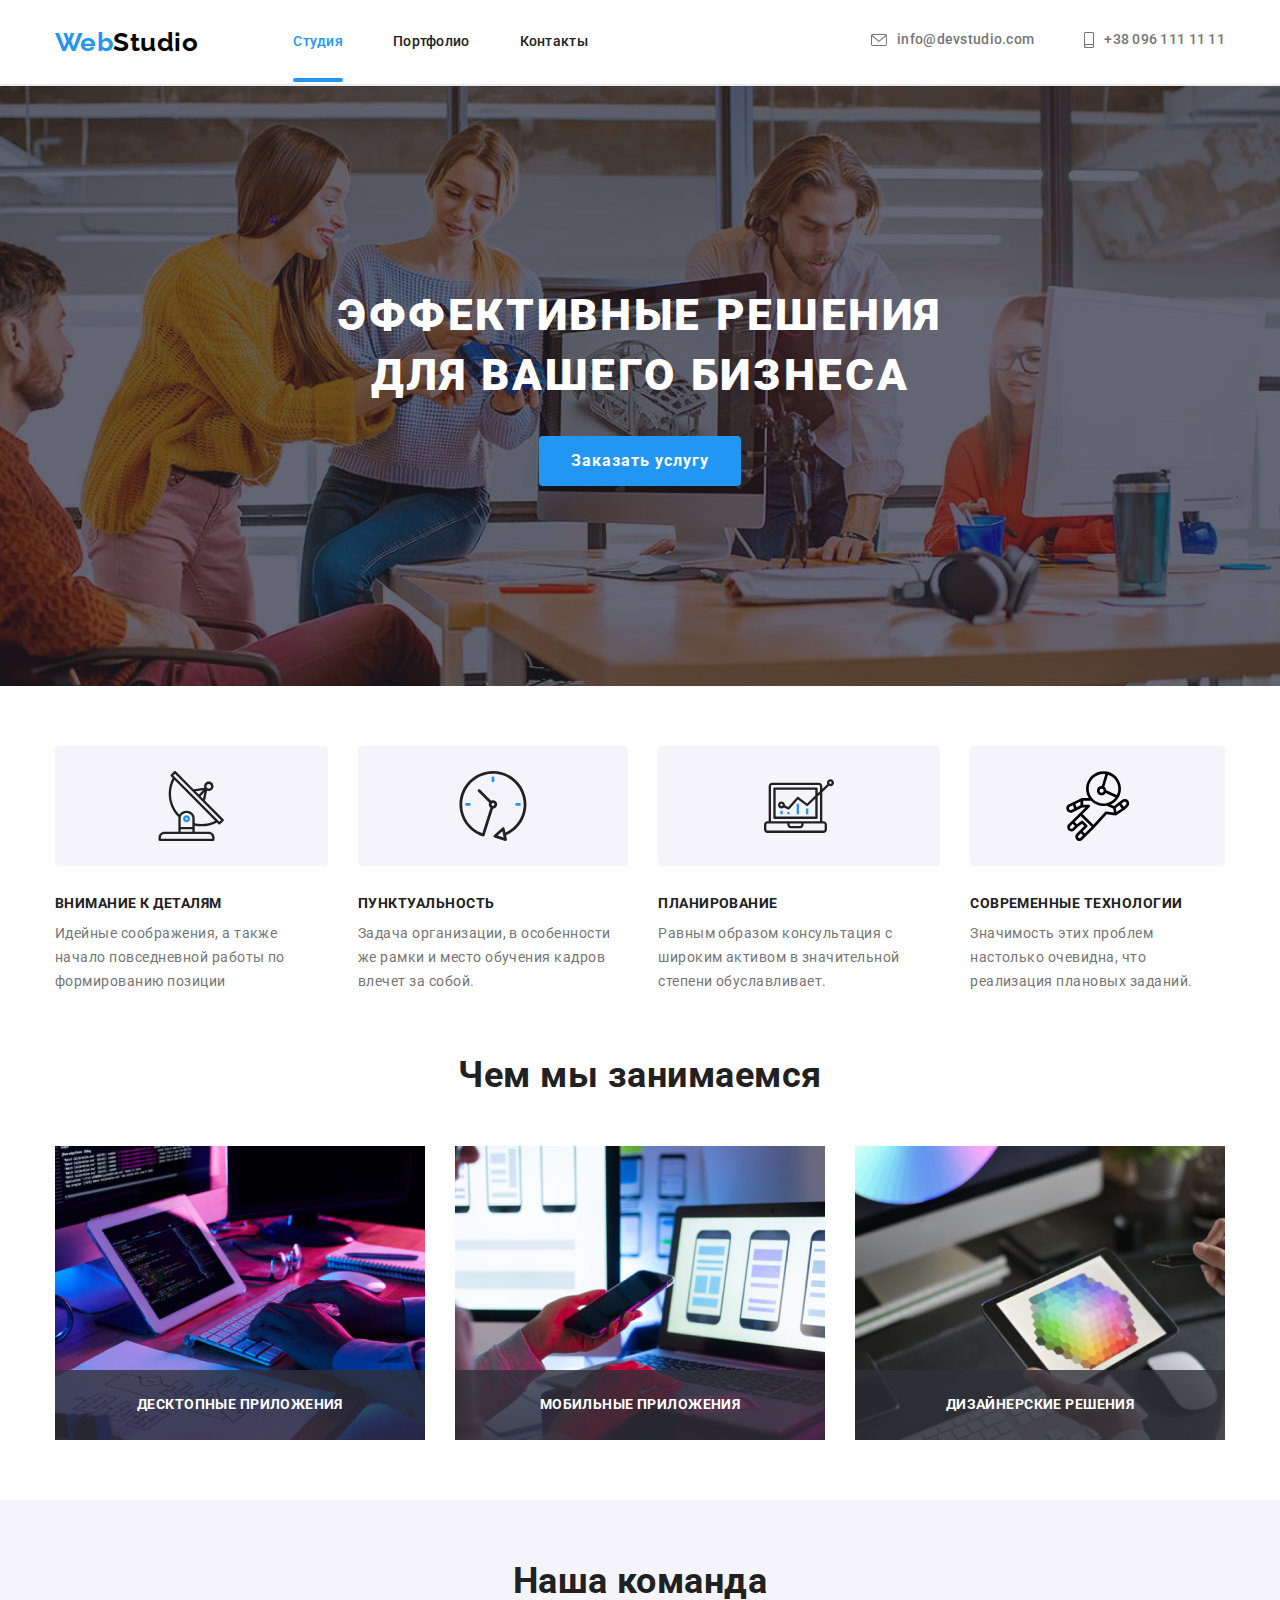
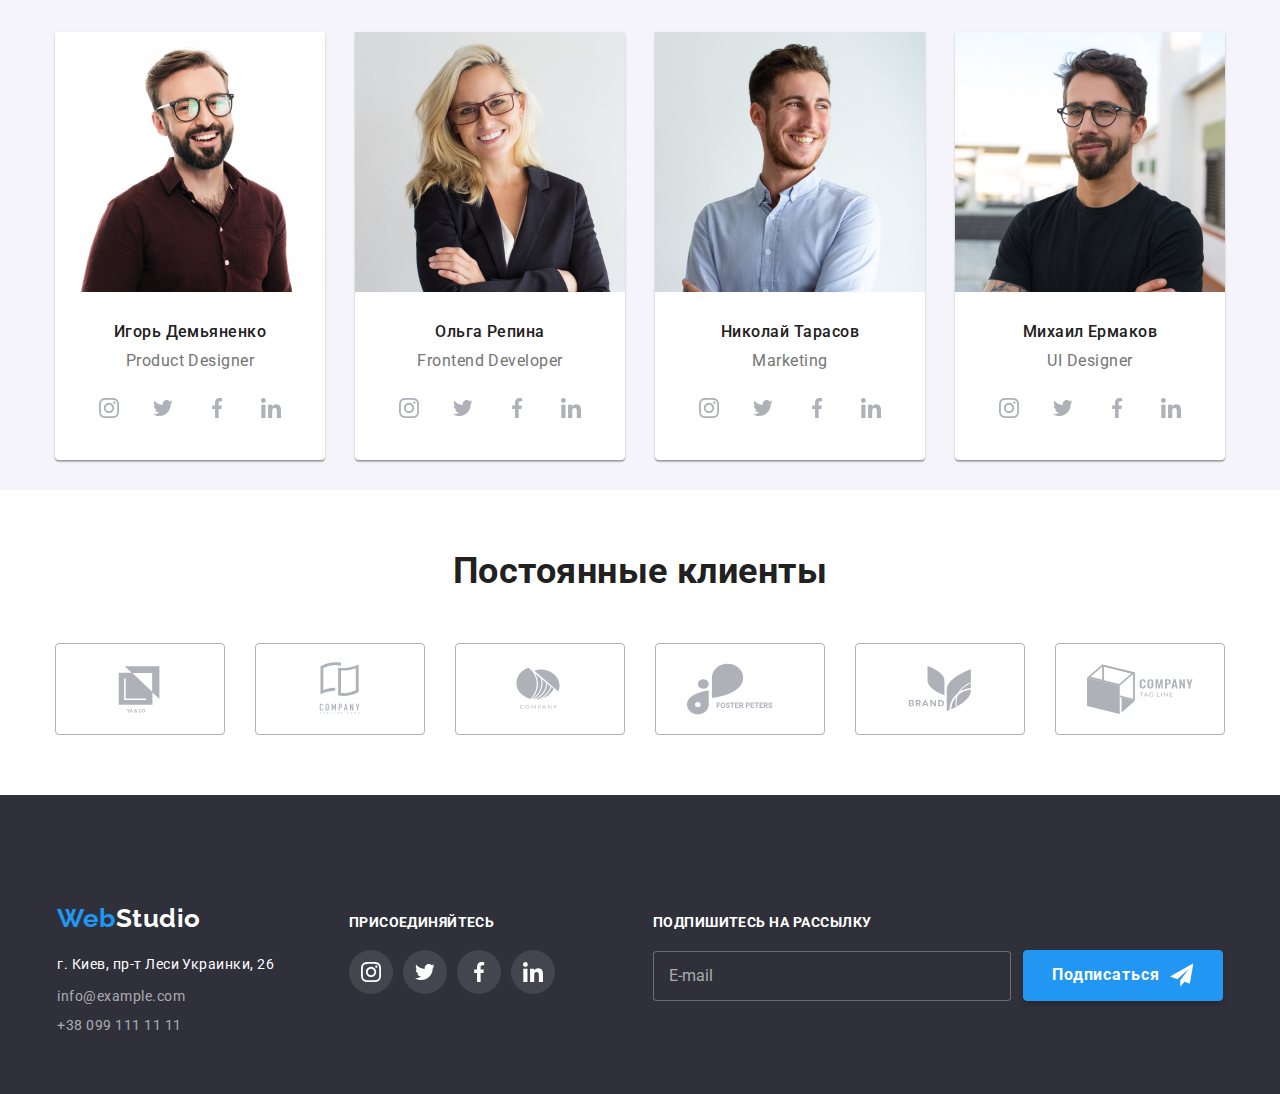
<file: index.html>
<!DOCTYPE html>
<html lang="ru">
<head>
    <meta charset="UTF-8">
    <meta name="viewport" content="width=device-width, initial-scale=1.0">
    <title>Document</title>
    <link rel="stylesheet" href="https://cdnjs.cloudflare.com/ajax/libs/modern-normalize/1.1.0/modern-normalize.css" integrity="sha512-Y0MM+V6ymRKN2zStTqzQ227DWhhp4Mzdo6gnlRnuaNCbc+YN/ZH0sBCLTM4M0oSy9c9VKiCvd4Jk44aCLrNS5Q==" crossorigin="anonymous" referrerpolicy="no-referrer" />
    <link rel="preconnect" href="https://fonts.googleapis.com">
    <link rel="preconnect" href="https://fonts.gstatic.com" crossorigin>
    <link href="https://fonts.googleapis.com/css2?family=Raleway:wght@700&family=Roboto:wght@400;500;700;900&display=swap" rel="stylesheet">
    <link rel="stylesheet" href="./css/main.min.css">
</head>
<body>
     <header class="header">
        <div class="container head-container">
            <nav class="nav">
                <a href="/" class="nav__logo"><span class="blue-logo">Web</span>Studio</a>
 
                <ul class="nav__menu">
                    <li class="nav__item"><a href="./index.html" class="nav__link current">Студия</a></li>
                    <li class="nav__item"><a href="./portfolio.html" class="nav__link">Портфолио</a></li>
                    <li class="nav__item"><a href="#" class="nav__link">Контакты</a></li>
                </ul> 
            </nav>
        
            <ul class="contacts">
                <li class="contacts__item contacts__item--mail">
                    <a href="mailto:info@devstudio.com" class="contacts__link">
                        <svg class="contacts__icon" width="16" height="12">
                            <use href="./images/sprite.svg#icon-mail"></use>
                        </svg>
                        info@devstudio.com
                    </a>
                </li>
                <li class="contacts__item">
                    <a href="tel:+380961111111" class="contacts__link">
                        <svg class="contacts__icon" width="10" height="16">
                            <use href="./images/sprite.svg#icon-tel"></use>
                        </svg>
                        +38 096 111 11 11
                    </a>
                </li>
            </ul>
            <button class="menu-open" data-menu-open>
            <svg class="menu-open__icon" width="40" height="40">
                <use href="./images/sprite.svg#icon-menu"></use>
            </svg>
        </button>
        </div>
        
    <div class="mob-menu is-hidden" data-menu>
        <div class="container">
            <button type="button" class="menu-close" data-menu-close>
                <svg width="40" height="40" class="menu__icon--close">
                    <use href="./images/sprite.svg#icon-close-m"></use>
                </svg>
            </button>
            <div class="mob-menu__top">
                <ul class="mob-menu__list">
                    <li class="mob-menu__item">
                        <a class="mob-menu__link " href="./index.html">Студия</a>
                    </li>
                    <li class="mob-menu__item">
                        <a class="mob-menu__link current--menu" href="./portfolio.html">Портфолио</a>
                    </li>
                    <li class="mob-menu__item">
                        <a class="mob-menu__link" href="#">Контакты</a>
                    </li>
                </ul>
            </div>
            <div class="mob-menu__bottom">
                <a class="mob-menu__tel" href="tel:+380441111111">+38 096 111 11 11</a>
                <a href="mailto:info@devstudio.com" class="mob-menu__mail">info@devstudio.com</a>
                <ul class="mob-menu__contacts-list">
                    <li class="mob-menu__contacts-item"><a href="#" class="mob-menu__contacts-link">Instagram</a></li>
                    <li class="mob-menu__contacts-item"><a href="#" class="mob-menu__contacts-link">Twitter</a></li>
                    <li class="mob-menu__contacts-item"><a href="#" class="mob-menu__contacts-link">Facebook</a></li>
                    <li class="mob-menu__contacts-item"><a href="#" class="mob-menu__contacts-link">Linkedin</a></li>
    
                </ul>
            </div>
        </div>
    </div>
    </div>
    </header>
    <main>
         <section class="section hero">
            <div class="container">
                <h1 class="hero__title">ЭФФЕКТИВНЫЕ РЕШЕНИЯ<br> ДЛЯ ВАШЕГО БИЗНЕСА</h1>
                <button data-modal-open  class="hero__button">Заказать услугу</button>
            </div>
        </section>
        <section class="section">
            <div class="container">
                <h2 class="visually-hidden">Характеристики</h2>
                <ul class="adventages">
                    <li class="adventages__item">
                        <div class="adventages__pic-container">
                            <svg class="adventages-pic" width="70" height="70">
                                <use href="./images/sprite.svg#icon-object1"></use>
                            </svg>
                        </div>
                        <h3 class="adventages__title">Внимание к деталям</h3> 
                        <p class="adventages__text">Идейные соображения, а также начало повседневной работы по формированию позиции</p>
                    </li>
                    <li class="adventages__item">
                        <div class="adventages__pic-container">
                            <svg class="adventages__pic" width="70" height="70">
                                <use href="./images/sprite.svg#icon-clock"></use>
                            </svg>
                        </div>
                        <h3 class="adventages__title">Пунктуальность</h3> 
                        <p class="adventages__text">Задача организации, в особенности же рамки и место обучения кадров влечет за собой.</p>
                    </li>
                    <li class="adventages__item">
                        <div class="adventages__pic-container">
                            <svg class="adventages__pic" width="70" height="70">
                                <use href="./images/sprite.svg#icon-diagram"></use>
                            </svg>
                        </div>
                        <h3 class="adventages__title">Планирование</h3> 
                        <p class="adventages__text">Равным образом консультация с широким активом в значительной степени обуславливает.</p>
                    </li>
                    <li class="adventages__item">
                        <div class="adventages__pic-container">
                            <svg class="adventages__pic" width="70" height="70">
                                <use href="./images/sprite.svg#icon-cosmo"></use>
                            </svg>
                        </div>
                        <h3 class="adventages__title">Современные технологии</h3> 
                        <p class="adventages__text">Значимость этих проблем настолько очевидна, что реализация плановых заданий.</p>
                    </li>
                </ul>
            </div>
        </section>
         <section class="section work-section">
            <div class="container">
                <h2 class="services__title">Чем мы занимаемся</h2>
                <ul class="services">
                    <li class="services__item">
                        <picture>
                            <source srcset="./images/services/imgservice1.jpg    1x,
                               ./images/services/imgservice1-2x.jpg 2x" media="(min-width:1200px)" />
                            <img src="./images/services/imgservice1.jpg" alt="Десктопные приложения" />
                        </picture>
                        <p class="services__text">Десктопные приложения</p>
                    </li>
                    <li class="services__item">
                        <picture>
                            <source srcset="./images/services/imgservice2.jpg    1x,
                                ./images/services/imgservice2-2x.jpg 2x" media="(min-width:1200px)" />
                            <img src="./images/services/imgservice2.jpg" alt="Десктопные приложения" />
                        </picture>
                        <p class="services__text">Мобильные приложения</p>
                    </li>
                    <li class="services__item">
                        <picture>
                            <source srcset="./images/services/imgservice3.jpg    1x,
                                ./images/services/imgservice3-2x.jpg 2x" media="(min-width:1200px)" />
                            <img src="./images/services/imgservice3.jpg" alt="Десктопные приложения" />
                        </picture>
                        <p class="services__text">Дизайнерские решения</p>
                    </li>
                </ul>
            </div>
        </section>
        <section class="section team">
            <div class="container">
                <h2 class="team__title">Наша команда</h2>
                <ul class="team__list">
                    <li class="team__member">
                        <picture>
                            <source srcset="./images/members/imgmem-1-desk.jpg    1x,
                            ./images/members/imgmem-1-desk-2x.jpg 2x" 
                            media="(min-width:1200px)" />
                            <source srcset="./images/members/imgmem-1-tab.jpg    1x,
                             ./images/members/imgmem-1-tab-2x.jpg 2x" 
                             media="(min-width:768px)" />
                            <source srcset="./images/members/imgmem-1-mob.jpg    1x,
                            ./images/members/imgmem-1-mob-2x.jpg 2x" 
                            media="(max-width:768px)" />
                            <img src="./images/members/imgmem-1-desk.jpg" alt="Фото Игоря" />
                        </picture>
                        <div class="member__info">
                            <h3 class="team__member-title">Игорь Демьяненко</h3>
                            <p class="team__member-text">Product Designer</p>
                            <ul class="socials">
                                <li class="socials__item">
                                    <a href="#"  class="socials__link">
                                        <svg class="socials__icon" width="20" height="20">
                                            <use href="./images/sprite.svg#icon-im"></use>
                                        </svg>
                                    </a>
                                </li>
                                <li class="socials__item">
                                    <a href="#"  class="socials__link">
                                        <svg class="socials__icon" width="20" height="20">
                                            <use href="./images/sprite.svg#icon-tw"></use>
                                        </svg>
                                    </a>
                                </li>
                                <li class="socials__item">
                                    <a href="#"  class="socials__link">
                                        <svg class="socials__icon" width="20" height="20">
                                            <use href="./images/sprite.svg#icon-fb"></use>
                                        </svg>
                                    </a>
                                </li>
                                <li class="socials__item">
                                    <a href="#"  class="socials__link">
                                        <svg class="socials__icon" width="20" height="20">
                                            <use href="./images/sprite.svg#icon-ld"></use>
                                        </svg>
                                    </a>
                                </li>
                            </ul>
                        </div>
                    </li>
                    <li class="team__member">
                        <picture>
                            <source srcset="./images/members/imgmem-2-desk.jpg    1x,
                             ./images/members/imgmem-2-desk-2x.jpg 2x" media="(min-width:1200px)" />
                            <source srcset="./images/members/imgmem-2-tab.jpg    1x,
                             ./images/members/imgmem-2-tab-2x.jpg 2x" media="(min-width:768px)" />
                            <source srcset="./images/members/imgmem-2-mob.jpg    1x,
                             ./images/members/imgmem-2-mob-2x.jpg 2x" media="(max-width:768px)" />
                            <img src="./images/members/imgmem-2-desk.jpg" alt="Фото Ольги" />
                        </picture>
                        <div class="member__info">
                            <h3 class="team__member-title">Ольга Репина</h3>
                            <p class="team__member-text">Frontend Developer</p>
                            <ul class="socials">
                                <li class="socials__item">
                                    <a href="#"  class="socials__link">
                                        <svg class="socials__icon" width="20" height="20">
                                            <use href="./images/sprite.svg#icon-im"></use>
                                        </svg>
                                    </a>
                                </li>
                                <li class="socials__item">
                                    <a href="#"  class="socials__link">
                                        <svg class="socials__icon" width="20" height="20">
                                            <use href="./images/sprite.svg#icon-tw"></use>
                                        </svg>
                                    </a>
                                </li>
                                <li class="socials__item">
                                    <a href="#"  class="socials__link">
                                        <svg class="socials__icon" width="20" height="20">
                                            <use href="./images/sprite.svg#icon-fb"></use>
                                        </svg>
                                    </a>
                                </li>
                                <li class="socials__item">
                                    <a href="#"  class="socials__link">
                                        <svg class="socials__icon" width="20" height="20">
                                            <use href="./images/sprite.svg#icon-ld"></use>
                                        </svg>
                                    </a>
                                </li>
                            </ul>
                        </div>    
                    </li>
                    <li class="team__member">
                        <picture>
                            <source srcset="./images/members/imgmem-3-desk.jpg    1x,
                            ./images/members/imgmem-3-desk-2x.jpg 2x" media="(min-width:1200px)" />
                            <source srcset="./images/members/imgmem-3-tab.jpg    1x,
                             ./images/members/imgmem-3-tab-2x.jpg 2x" media="(min-width:768px)" />
                            <source srcset="./images/members/imgmem-3-mob.jpg    1x,
                             ./images/members/imgmem-3-mob-2x.jpg 2x" media="(max-width:768px)" />
                            <img src="./images/members/imgmem-3-desk.jpg" alt="Фото Николая" />
                        </picture>
                        <div class="member__info">
                            <h3 class="team__member-title">Николай Тарасов</h3>
                            <p class="team__member-text">Marketing</p>
                            <ul class="socials">
                                <li class="socials__item">
                                    <a href="#"  class="socials__link">
                                        <svg class="socials__icon" width="20" height="20">
                                            <use href="./images/sprite.svg#icon-im"></use>
                                        </svg>
                                    </a>
                                </li>
                                <li class="socials__item">
                                    <a href="#"  class="socials__link">
                                        <svg class="socials__icon" width="20" height="20">
                                            <use href="./images/sprite.svg#icon-tw"></use>
                                        </svg>
                                    </a>
                                </li>
                                <li class="socials__item">
                                    <a href="#"  class="socials__link">
                                        <svg class="socials__icon" width="20" height="20">
                                            <use href="./images/sprite.svg#icon-fb"></use>
                                        </svg>
                                    </a>
                                </li>
                                <li class="socials__item">
                                    <a href="#"  class="socials__link">
                                        <svg class="socials__icon" width="20" height="20">
                                            <use href="./images/sprite.svg#icon-ld"></use>
                                        </svg>
                                    </a>
                                </li>
                            </ul>
                        </div>
                    </li>
                    <li class="team__member">
                        <picture>
                            <source srcset="./images/members/imgmem-4-desk.jpg    1x,
                            ./images/members/imgmem-4-desk-2x.jpg 2x" media="(min-width:1200px)" />
                            <source srcset="./images/members/imgmem-4-tab.jpg    1x,
                             ./images/members/imgmem-4-tab-2x.jpg 2x" media="(min-width:768px)" />
                            <source srcset="./images/members/imgmem-4-mob.jpg    1x,
                             ./images/members/imgmem-4-mob-2x.jpg 2x" media="(max-width:768px)" />
                            <img src="./images/members/imgmem-4-desk.jpg" alt="Фото Михаила" />
                        </picture>
                        <div class="member__info">
                            <h3 class="team__member-title">Михаил Ермаков</h3>
                            <p class="team__member-text">UI Designer</p>
                            <ul class="socials">
                                <li class="socials__item">
                                    <a href="#"  class="socials__link">
                                        <svg class="socials__icon" width="20" height="20">
                                            <use href="./images/sprite.svg#icon-im"></use>
                                        </svg>
                                    </a>
                                </li>
                                <li class="socials__item">
                                    <a href="#"  class="socials__link">
                                        <svg class="socials__icon" width="20" height="20">
                                            <use href="./images/sprite.svg#icon-tw"></use>
                                        </svg>
                                    </a>
                                </li>
                                <li class="socials__item">
                                    <a href="#"  class="socials__link">
                                        <svg class="socials__icon" width="20" height="20">
                                            <use href="./images/sprite.svg#icon-fb"></use>
                                        </svg>
                                    </a>
                                </li>
                                <li class="socials__item">
                                    <a href="#"  class="socials__link">
                                        <svg class="socials__icon" width="20" height="20">
                                            <use href="./images/sprite.svg#icon-ld"></use>
                                        </svg>
                                    </a>
                                </li>
                            </ul>
                        </div>
                    </li>
                </ul>
            </div>
        </section>
        <section class="clients section">
            <div class="container">
                <h2 class="clients__title">Постоянные клиенты</h2>
                <ul class="clients__list">
                    <li class="clients__item">
                        <a href="#" class="clients__link">
                            <svg class="clients__icon" width="106" height="60">
                                <use href="./images/sprite.svg#icon-logo-1"></use>
                            </svg>
                        </a>
                    </li>
                    <li class="clients__item">
                        <a href="#" class="clients__link">
                            <svg class="clients__icon" width="106" height="60">
                                <use href="./images/sprite.svg#icon-logo-2"></use>
                            </svg>
                        </a>
                    </li>
                    <li class="clients__item">
                        <a href="#" class="clients__link">
                            <svg class="clients__icon" width="106" height="60">
                                <use href="./images/sprite.svg#icon-logo-3"></use>
                            </svg>
                        </a>
                    </li>
                    <li class="clients__item">
                        <a href="#" class="clients__link">
                            <svg class="clients__icon" width="106" height="60">
                                <use href="./images/sprite.svg#icon-logo-4"></use>
                            </svg>
                        </a>
                    </li>
                    <li class="clients__item">
                        <a href="#" class="clients__link">
                            <svg class="clients__icon" width="106" height="60">
                                <use href="./images/sprite.svg#icon-logo-5"></use>
                            </svg>
                        </a>
                    </li>
                    <li class="clients__item">
                        <a href="#" class="clients__link">
                            <svg class="clients__icon" width="106" height="60">
                                <use href="./images/sprite.svg#icon-logo-6"></use>
                            </svg>
                        </a>
                    </li>
                </ul>
            </div>
        </section>
            <div data-modal class="backdrop is-hidden">
                <div class="modal">
                    <button data-modal-close class="modal__close">
                        <svg width="18" height="18" class="modal__icon--close">
                            <use href="./images/sprite.svg#icon-close"></use>
                        </svg>
                        
                    </button>
                    <p class="modal__text">Оставьте свои данные, мы вам перезвоним</p>
                    <form>
                        <div class="modal__form-field">
                            <label for="name" class="modal__label">Имя</label>
                            <input type="text" name="name" id="name" class="modal__input">
                            <svg class="modal__icon" width="18" height="18">
                                <use href="./images/sprite.svg#icon-name"></use>
                            </svg>
                        </div>
                        <div class="modal__form-field">
                            <label for="tel" class="modal__label">Телефон</label>
                            <input type="text" name="tel" id="tel" class="modal__input">
                            <svg class="modal__icon" width="18" height="18">
                                <use href="./images/sprite.svg#icon-telephone"></use>
                            </svg>
                        </div>
                        <div class="modal__form-field">
                            <label for="email" class="modal__label">Почта</label>
                            <input type="email" name="mail" id="email" class="modal__input">
                            <svg class="modal__icon" width="18" height="18">
                                <use href="./images/sprite.svg#icon-email"></use>
                            </svg>
                        </div>
                        <div class="modal__form-field">
                            <label for="comment" class="modal__label">Комментарий</label>
                            <textarea id="comment" class="modal__input modal__input--comment" placeholder="Введите текст"></textarea>
                        </div>
                        <div class="modal__agreement">
                            <label class="modal__label-check">
                            <input type="checkbox" name="agreement" id="agreement" class="modal__checkbox">
                            <span class="modal__check">
                            </span>
                            Соглашаюсь с рассылкой и принимаю&nbsp;<a href="#" class="modal__agree-link"> Условия договора</a>
                        </label>
                        </div>
                            <button type="submit" class="modal__btn">
                                Отправить
                            </button>
                    </form>
                </div>
            </div>
    </main>
    <footer class="footer">
        <div class="container footer__container">
            <div class="footer__address">
            <a href="/" class="footer__logo link"><span class="blue-logo">Web</span>Studio</a>
            <address>
                <ul class="footer__contacts">
                    <li class="footer__contacts-item">
                        <a href="https://yandex.ua/maps/-/CCUmEDRSxD" class="footer__adress">г. Киев, пр-т Леси Украинки, 26</a>
                    </li>
                    <li class="footer__contacts-item">
                        <a href="mailto:info@example.com" class="footer__link">info@example.com</a>
                    </li>
                    <li class="footer__contacts-item">
                        <a href="tel:+380991111111" class="footer__link">+38 099 111 11 11</a>
                    </li>
                </ul>
            </address>
        </div>
        <div class="footer__socials socials">
            <p class="footer__socials-text">Присоединяйтесь</p>
            <ul class="socials">
                <li class="socials__item footer__socials-item">
                    <a href="#" class="socials__link">
                        <svg class="socials__icon footer__icon" width="20" height="20">
                             <use href="./images/sprite.svg#icon-im"></use>
                        </svg>
                    </a>
                </li>
                <li class="socials__item footer__socials-item">
                    <a href="#"  class="socials__link">
                        <svg class="socials__icon footer__icon" width="20" height="20">
                             <use href="./images/sprite.svg#icon-tw"></use>
                        </svg>
                    </a>
                </li>
                <li class="socials__item footer__socials-item">
                    <a href="#"  class="socials__link">
                        <svg class="socials__icon footer__icon" width="20" height="20">
                             <use href="./images/sprite.svg#icon-fb"></use>
                        </svg>
                    </a>
                </li>
                <li class="socials__item footer__socials-item">
                    <a href="#"  class="socials__link">
                        <svg class="socials__icon footer__icon" width="20" height="20">
                             <use href="./images/sprite.svg#icon-ld"></use>
                        </svg>
                    </a>
                </li>
            </ul>

        </div>
        <form class="subscription">
            <div class="subscription__form">
                <label for="mail" class="subscription__label">Подпишитесь на рассылку</label>
                <input type="email" name="mail" id="mail" class="subscription__input" placeholder="E-mail">
            </div>
            <button type="submit" class="subscription__btn">
                Подписаться
                <svg class="subscription__icon" width="24" height="24">
                    <use href="./images/sprite.svg#icon-send"></use>
                </svg>
            </button>
            
        </form>
        </div>
    </footer>
    <script src="./js/modal.js"></script>
    <script src="./js/menu.js"></script>
</body>
</html>
</file>
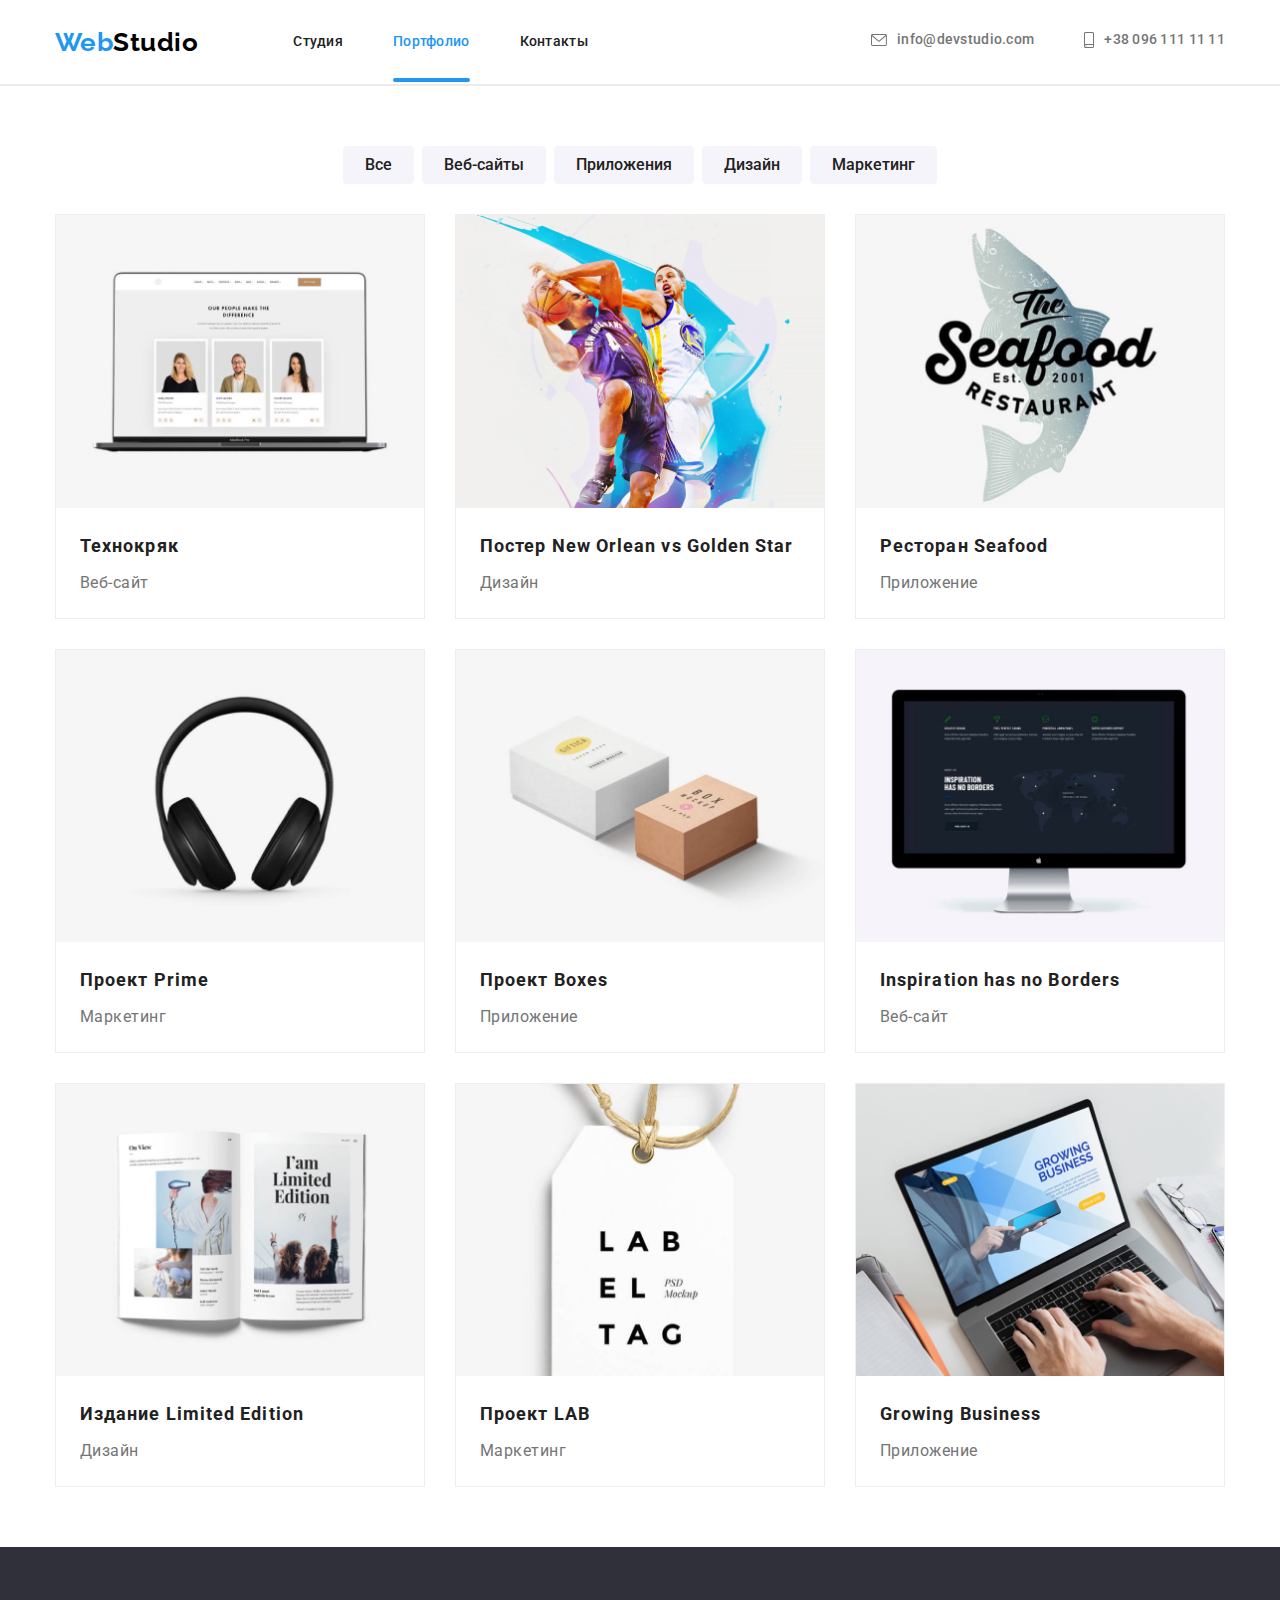
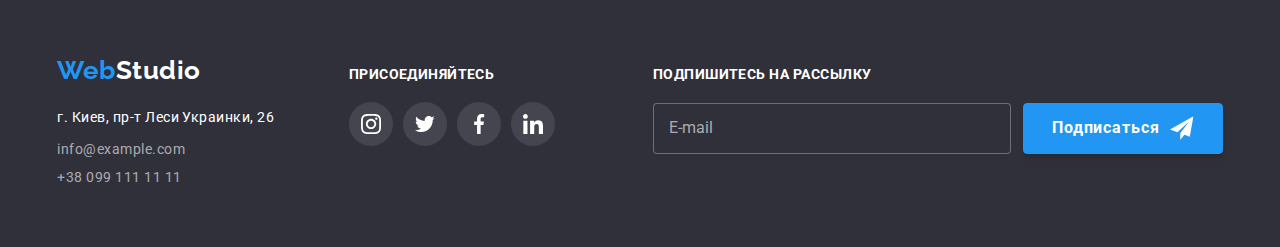
<file: portfolio.html>
<!DOCTYPE html>
<html lang="ru">
<head>
    <meta charset="UTF-8">
    <meta name="viewport" content="width=device-width, initial-scale=1.0">
    <title>Document</title>
    <link rel="stylesheet" href="https://cdnjs.cloudflare.com/ajax/libs/modern-normalize/1.1.0/modern-normalize.css" integrity="sha512-Y0MM+V6ymRKN2zStTqzQ227DWhhp4Mzdo6gnlRnuaNCbc+YN/ZH0sBCLTM4M0oSy9c9VKiCvd4Jk44aCLrNS5Q==" crossorigin="anonymous" referrerpolicy="no-referrer" />
    <link rel="preconnect" href="https://fonts.googleapis.com">
    <link rel="preconnect" href="https://fonts.gstatic.com" crossorigin>
    <link href="https://fonts.googleapis.com/css2?family=Raleway:wght@700&family=Roboto:wght@400;500;700;900&display=swap" rel="stylesheet">
    <link rel="stylesheet" href="./css/main.min.css">
</head>
<body>
     <header class="header">
        <div class="container head-container">
            <nav class="nav">
                <a href="/" class="nav__logo"><span class="blue-logo">Web</span>Studio</a>

                <ul class="nav__menu">
                    <li class="nav__item"><a href="./index.html" class="nav__link ">Студия</a></li>
                    <li class="nav__item"><a href="./portfolio.html" class="nav__link current">Портфолио</a></li>
                    <li class="nav__item"><a href="#" class="nav__link">Контакты</a></li>
                </ul>
            </nav>
        
            <ul class="contacts">
                <li class="contacts__item contacts__item--mail">
                    <a href="mailto:info@devstudio.com" class="contacts__link">
                        <svg class="contacts__icon" width="16" height="12">
                            <use href="./images/sprite.svg#icon-mail"></use>
                        </svg>
                        info@devstudio.com
                    </a>
                </li>
                <li class="contacts__item">
                    <a href="tel:+380961111111" class="contacts__link">
                        <svg class="contacts__icon" width="10" height="16">
                            <use href="./images/sprite.svg#icon-tel"></use>
                        </svg>
                        +38 096 111 11 11
                    </a>
                </li>
            </ul>
        <button type="button" class="menu-open" data-menu-open>
            <svg class="menu-open__icon" width="40" height="40">
                <use href="./images/sprite.svg#icon-menu"></use>
            </svg>
        </button>
        </div>
        
        <div class="mob-menu is-hidden" data-menu>
            <div class="container">
            <button type="button" class="menu-close" data-menu-close>
                <svg width="40" height="40" class="menu__icon--close">
                    <use href="./images/sprite.svg#icon-close-m"></use>
                </svg>
            </button>
            <div class="mob-menu__top">
            <ul class="mob-menu__list">
                <li class="mob-menu__item">
                    <a class="mob-menu__link " href="./index.html">Студия</a>
                </li>
                <li class="mob-menu__item">
                    <a class="mob-menu__link current--menu" href="./portfolio.html">Портфолио</a>
                </li>
                <li class="mob-menu__item">
                    <a class="mob-menu__link" href="#">Контакты</a>
                </li>
            </ul>
        </div>
        <div class="mob-menu__bottom">
            <a class="mob-menu__tel" href="tel:+380441111111">+38 096 111 11 11</a>
            <a href="mailto:info@devstudio.com" class="mob-menu__mail">info@devstudio.com</a>
            <ul class="mob-menu__contacts-list">
                <li class="mob-menu__contacts-item"><a href="#" class="mob-menu__contacts-link">Instagram</a></li>
                <li class="mob-menu__contacts-item"><a href="#" class="mob-menu__contacts-link">Twitter</a></li>
                <li class="mob-menu__contacts-item"><a href="#" class="mob-menu__contacts-link">Facebook</a></li>
                <li class="mob-menu__contacts-item"><a href="#" class="mob-menu__contacts-link">Linkedin</a></li>
        
            </ul>
        </div>
        </div>
        </div>
    </div>
    </header>

    <main>
        <section class="section">
            <div class="container">
            <h1 class="visually-hidden">Проекты</h1>
            <div class="filter-container">
            <ul class="filter mob-filter">
                <li class="filter__item"><button type="button" class="filter__button">Все</button></li>
                <li class="filter__item"><button type="button" class="filter__button">Веб-сайты</button></li>
                <li class="filter__item"><button type="button" class="filter__button">Приложения</button></li>
                <li class="filter__item"><button type="button" class="filter__button">Дизайн</button></li>
                <li class="filter__item"><button type="button" class="filter__button">Маркетинг</button></li>
            </ul>
        </div>
            <ul class="projects">
                <li class="project__card">
                    <a href="#" class="project__link">
                        <div class="project__overlay">
                            <picture>
                            <source srcset="./images/projects/imgcard-1-desk.jpg    1x,
                            ./images/projects/imgcard-1-desk-2x.jpg 2x" media="(min-width:1200px)" />
                            <source srcset="./images/projects/imgcard-1-tab.jpg    1x,
                            ./images/projects/imgcard-1-tab-2x.jpg 2x" media="(min-width:768px)" />
                            <source srcset="./images/projects/imgcard-1-mob.jpg    1x,
                            ./images/projects/imgcard-1-mob-2x.jpg 2x" media="(max-width:768px)" />
                            <img src="./images/projects/imgcard-1-desk.jpg" alt="Проект" />
                            </picture>
                            <p class="project__overlay-text">Технокряк это современная площадка распространения коронавируса. Компании используют эту платформу для цифрового шпионажа и атак на защищённые сервера конкурентов.</p>
                        </div>
                        <div class="project__info">
                            <h2 class="project__card-title">Технокряк</h2>
                            <p class="project__card-text">Веб-сайт</p>
                        </div>
                    </a>
                </li>
                <li class="project__card">
                    <a href="#" class="project__link">
                        <div class="project__overlay">
                            <picture>
                                <source srcset="./images/projects/imgcard-2-desk.jpg    1x,
                            ./images/projects/imgcard-2-desk-2x.jpg 2x" media="(min-width:1200px)" />
                                <source srcset="./images/projects/imgcard-2-tab.jpg    1x,
                            ./images/projects/imgcard-2-tab-2x.jpg 2x" media="(min-width:768px)" />
                                <source srcset="./images/projects/imgcard-2-mob.jpg    1x,
                            ./images/projects/imgcard-2-mob-2x.jpg 2x" media="(max-width:768px)" />
                                <img src="./images/projects/imgcard-2-desk.jpg" alt="Проект" />
                            </picture>
                            <p class="project__overlay-text">Технокряк это современная площадка распространения коронавируса. Компании используют эту платформу для цифрового шпионажа и атак на защищённые сервера конкурентов.</p>
                        </div>
                        <div class="project__info">
                            <h2 class="project__card-title">Постер New Orlean vs Golden Star</h2>
                            <p class="project__card-text">Дизайн</p>
                        </div>
                    </a>
                </li>
                <li class="project__card">
                    <a href="#" class="project__link">
                        <div class="project__overlay">
                        <picture>
                            <source srcset="./images/projects/imgcard-3-desk.jpg    1x,
                        ./images/projects/imgcard-3-desk-2x.jpg 2x" media="(min-width:1200px)" />
                            <source srcset="./images/projects/imgcard-3-tab.jpg    1x,
                        ./images/projects/imgcard-3-tab-2x.jpg 2x" media="(min-width:768px)" />
                            <source srcset="./images/projects/imgcard-3-mob.jpg    1x,
                        ./images/projects/imgcard-3-mob-2x.jpg 2x" media="(max-width:768px)" />
                            <img src="./images/projects/imgcard-3-desk.jpg" alt="Проект" />
                        </picture>
                            <p class="project__overlay-text">Технокряк это современная площадка распространения коронавируса. Компании используют эту платформу для цифрового шпионажа и атак на защищённые сервера конкурентов.</p>
                        </div>
                        <div class="project__info">
                            <h2 class="project__card-title">Ресторан Seafood</h2>
                            <p class="project__card-text">Приложение</p>
                        </div>
                    </a>
                </li>
                <li class="project__card">
                    <a href="#" class="project__link">
                        <div class="project__overlay">
                            <picture>
                                <source srcset="./images/projects/imgcard-4-desk.jpg    1x,
                            ./images/projects/imgcard-4-desk-2x.jpg 2x" media="(min-width:1200px)" />
                                <source srcset="./images/projects/imgcard-4-tab.jpg    1x,
                            ./images/projects/imgcard-4-tab-2x.jpg 2x" media="(min-width:768px)" />
                                <source srcset="./images/projects/imgcard-4-mob.jpg    1x,
                            ./images/projects/imgcard-4-mob-2x.jpg 2x" media="(max-width:768px)" />
                                <img src="./images/projects/imgcard-4-desk.jpg" alt="Проект" />
                            </picture>
                            <p class="project__overlay-text">Технокряк это современная площадка распространения коронавируса. Компании используют эту платформу для цифрового шпионажа и атак на защищённые сервера конкурентов.</p>
                        </div>
                        <div class="project__info">
                            <h2 class="project__card-title">Проект Prime</h2>
                            <p class="project__card-text">Маркетинг</p>
                        </div>
                    </a>
                </li>
                <li class="project__card">
                    <a href="#" class="project__link">
                        <div class="project__overlay">
                        <picture>
                            <source srcset="./images/projects/imgcard-5-desk.jpg    1x,
                        ./images/projects/imgcard-5-desk-2x.jpg 2x" media="(min-width:1200px)" />
                            <source srcset="./images/projects/imgcard-5-tab.jpg    1x,
                        ./images/projects/imgcard-5-tab-2x.jpg 2x" media="(min-width:768px)" />
                            <source srcset="./images/projects/imgcard-5-mob.jpg    1x,
                        ./images/projects/imgcard-5-mob-2x.jpg 2x" media="(max-width:768px)" />
                            <img src="./images/projects/imgcard-5-desk.jpg" alt="Проект" />
                        </picture>
                            <p class="project__overlay-text">Технокряк это современная площадка распространения коронавируса. Компании используют эту платформу для цифрового шпионажа и атак на защищённые сервера конкурентов.</p>
                        </div>
                        <div class="project__info">
                            <h2 class="project__card-title">Проект Boxes</h2>
                            <p class="project__card-text">Приложение</p>
                        </div>
                    </a>
                </li>
                <li class="project__card">
                    <a href="#" class="project__link">
                        <div class="project__overlay">
                            <picture>
                                <source srcset="./images/projects/imgcard-6-desk.jpg    1x,
                            ./images/projects/imgcard-6-desk-2x.jpg 2x" media="(min-width:1200px)" />
                                <source srcset="./images/projects/imgcard-6-tab.jpg    1x,
                            ./images/projects/imgcard-6-tab-2x.jpg 2x" media="(min-width:768px)" />
                                <source srcset="./images/projects/imgcard-6-mob.jpg    1x,
                            ./images/projects/imgcard-6-mob-2x.jpg 2x" media="(max-width:768px)" />
                                <img src="./images/projects/imgcard-6-desk.jpg" alt="Проект" />
                            </picture>
                            <p class="project__overlay-text">Технокряк это современная площадка распространения коронавируса. Компании используют эту платформу для цифрового шпионажа и атак на защищённые сервера конкурентов.</p>
                        </div>
                        <div class="project__info">
                            <h2 class="project__card-title">Inspiration has no Borders</h2>
                            <p class="project__card-text">Веб-сайт</p>
                        </div>
                    </a>
                </li>
                <li class="project__card">
                    <a href="#" class="project__link">
                        <div class="project__overlay">
                            <picture>
                                <source srcset="./images/projects/imgcard-7-desk.jpg    1x,
                            ./images/projects/imgcard-7-desk-2x.jpg 2x" media="(min-width:1200px)" />
                                <source srcset="./images/projects/imgcard-7-tab.jpg    1x,
                            ./images/projects/imgcard-7-tab-2x.jpg 2x" media="(min-width:768px)" />
                                <source srcset="./images/projects/imgcard-7-mob.jpg    1x,
                            ./images/projects/imgcard-7-mob-2x.jpg 2x" media="(max-width:768px)" />
                                <img src="./images/projects/imgcard-7-desk.jpg" alt="Проект" />
                            </picture>
                            <p class="project__overlay-text">Технокряк это современная площадка распространения коронавируса. Компании используют эту платформу для цифрового шпионажа и атак на защищённые сервера конкурентов.</p>
                        </div>
                        <div class="project__info">
                            <h2 class="project__card-title">Издание Limited Edition</h2>
                            <p class="project__card-text">Дизайн</p>
                        </div>
                    </a>
                </li>
                <li class="project__card">
                    <a href="#" class="project__link">
                        <div class="project__overlay">
                            <picture>
                                <source srcset="./images/projects/imgcard-8-desk.jpg    1x,
                            ./images/projects/imgcard-8-desk-2x.jpg 2x" media="(min-width:1200px)" />
                                <source srcset="./images/projects/imgcard-8-tab.jpg    1x,
                            ./images/projects/imgcard-8-tab-2x.jpg 2x" media="(min-width:768px)" />
                                <source srcset="./images/projects/imgcard-8-mob.jpg    1x,
                            ./images/projects/imgcard-8-mob-2x.jpg 2x" media="(max-width:768px)" />
                                <img src="./images/projects/imgcard-8-desk.jpg" alt="Проект" />
                            </picture>
                            <p class="project__overlay-text">Технокряк это современная площадка распространения коронавируса. Компании используют эту платформу для цифрового шпионажа и атак на защищённые сервера конкурентов.</p>
                        </div>
                        <div class="project__info">
                            <h2 class="project__card-title">Проект LAB</h2>
                            <p class="project__card-text">Маркетинг</p>
                        </div>
                    </a>
                </li>
                <li class="project__card">
                    <a href="#" class="project__link">
                        <div class="project__overlay">
                            <picture>
                                <source srcset="./images/projects/imgcard-9-desk.jpg    1x,
                            ./images/projects/imgcard-9-desk-2x.jpg 2x" media="(min-width:1200px)" />
                                <source srcset="./images/projects/imgcard-9-tab.jpg    1x,
                            ./images/projects/imgcard-9-tab-2x.jpg 2x" media="(min-width:768px)" />
                                <source srcset="./images/projects/imgcard-9-mob.jpg    1x,
                            ./images/projects/imgcard-9-mob-2x.jpg 2x" media="(max-width:768px)" />
                                <img src="./images/projects/imgcard-9-desk.jpg" alt="Проект" />
                            </picture>
                            <p class="project__overlay-text">Технокряк это современная площадка распространения коронавируса. Компании используют эту платформу для цифрового шпионажа и атак на защищённые сервера конкурентов.</p>
                        </div>
                        <div class="project__info">
                            <h2 class="project__card-title">Growing Business</h2>
                            <p class="project__card-text">Приложение</p>
                        </div>
                    </a>
                </li>
             </ul>
            </div>
        </section>
    </main>

    <footer class="footer">
        <div class="container footer__container">
            <div class="footer__address">
            <a href="/" class="footer__logo link"><span class="blue-logo">Web</span>Studio</a>
            <address>
                <ul class="footer__contacts">
                    <li class="footer__contacts-item">
                        <a href="https://yandex.ua/maps/-/CCUmEDRSxD" class="footer__adress">г. Киев, пр-т Леси Украинки, 26</a>
                    </li>
                    <li class="footer__contacts-item">
                        <a href="mailto:info@example.com" class="footer__link">info@example.com</a>
                    </li>
                    <li class="footer__contacts-item">
                        <a href="tel:+380991111111" class="footer__link">+38 099 111 11 11</a>
                    </li>
                </ul>
            </address>
        </div>
        <div class="footer__socials socials">
            <p class="footer__socials-text">Присоединяйтесь</p>
            <ul class="socials">
                <li class="socials__item footer__socials-item">
                    <a href="#" class="socials__link">
                        <svg class="socials__icon footer__icon" width="20" height="20">
                             <use href="./images/sprite.svg#icon-im"></use>
                        </svg>
                    </a>
                </li>
                <li class="socials__item footer__socials-item">
                    <a href="#"  class="socials__link">
                        <svg class="socials__icon footer__icon" width="20" height="20">
                             <use href="./images/sprite.svg#icon-tw"></use>
                        </svg>
                    </a>
                </li>
                <li class="socials__item footer__socials-item">
                    <a href="#"  class="socials__link">
                        <svg class="socials__icon footer__icon" width="20" height="20">
                             <use href="./images/sprite.svg#icon-fb"></use>
                        </svg>
                    </a>
                </li>
                <li class="socials__item footer__socials-item">
                    <a href="#"  class="socials__link">
                        <svg class="socials__icon footer__icon" width="20" height="20">
                             <use href="./images/sprite.svg#icon-ld"></use>
                        </svg>
                    </a>
                </li>
            </ul>

        </div>
        <form class="subscription">
            <div class="subscription__form">
                <label for="mail" class="subscription__label">Подпишитесь на рассылку</label>
                <input type="email" name="mail" id="mail" class="subscription__input" placeholder="E-mail">
            </div>
            <button type="submit" class="subscription__btn">
                Подписаться
                <svg class="subscription__icon" width="24" height="24">
                    <use href="./images/sprite.svg#icon-send"></use>
                </svg>
            </button>
            
        </form>
        </div>
    </footer>
    <script src="./js/menu.js"></script>
</body>
</html>
</file>
<file: css/main.min.css>
:root{--main-text-color: #757575;--main-title-color: #212121;--main-background-color: #ffffff;--lightgrey-background: #f5f4fa;--darkgrey-background: #2f303a;--white-title: #ffffff;--accent-color: #2196f3;--cubic: cubic-bezier(0.4, 0, 0.2, 1)}img{display:block;max-width:100%;height:auto}html{-webkit-box-sizing:border-box;box-sizing:border-box}*,*::before,*::after{-webkit-box-sizing:inherit;box-sizing:inherit}ul{margin:0;padding:0;list-style:none}a{text-decoration:none}h1,h2,h3,h4,h5,h6,p{margin:0}.visually-hidden{position:absolute;width:1px;height:1px;margin:-1px;padding:0;overflow:hidden;border:0;clip:rect(0 0 0 0)}body{margin:0;font-family:"Roboto", sans-serif;background-color:var(--main-background-color);letter-spacing:0.03em;color:var(--main-text-color)}.section{padding-bottom:60px;padding-top:60px}.container{width:100%;padding-left:15px;padding-right:15px;margin-left:auto;margin-right:auto}@media screen and (min-width: 480px){.container{max-width:480px}}@media screen and (min-width: 768px){.container{max-width:768px}}@media screen and (min-width: 1200px){.container{max-width:1200px}}.header{border-bottom:2px solid #ececec}.head-container{display:-webkit-box;display:-ms-flexbox;display:flex;position:relative;padding:0 15px;-webkit-box-align:center;-ms-flex-align:center;align-items:center;-webkit-box-pack:justify;-ms-flex-pack:justify;justify-content:space-between}.nav{display:-webkit-box;display:-ms-flexbox;display:flex;-webkit-box-align:center;-ms-flex-align:center;align-items:center}.nav__menu{display:none;-webkit-box-align:center;-ms-flex-align:center;align-items:center}@media screen and (min-width: 768px){.nav__menu{display:-webkit-box;display:-ms-flexbox;display:flex}}.contacts{display:none;margin-left:auto}@media screen and (min-width: 768px){.contacts{display:block}}@media screen and (min-width: 1200px){.contacts{display:-webkit-box;display:-ms-flexbox;display:flex;-webkit-box-orient:horizontal;-webkit-box-direction:normal;-ms-flex-direction:row;flex-direction:row;padding:32px 0}}.nav__item:not(:last-child){margin-right:50px}@media screen and (min-width: 1200px){.contacts__item:not(:last-child){margin-right:50px}}.nav__link{display:inline-block;position:relative;padding-top:32px;padding-bottom:32px;font-weight:500;font-size:14px;line-height:1.14;letter-spacing:0.02em;color:var(--main-title-color);-webkit-transition:color 250ms var(--cubic);transition:color 250ms var(--cubic)}.nav__link:hover,.nav__link:focus{color:var(--accent-color)}.nav__link:not(.current)::after{content:"";position:absolute;left:0;bottom:0;display:block;height:4px;width:100%;background-color:var(--accent-color);border-radius:2px;-webkit-transform:scaleX(0);transform:scaleX(0);-webkit-transition:-webkit-transform 250ms var(--cubic);transition:-webkit-transform 250ms var(--cubic);transition:transform 250ms var(--cubic);transition:transform 250ms var(--cubic), -webkit-transform 250ms var(--cubic)}.nav__link:hover::after,.nav__link:focus::after{-webkit-transform:scaleX(1);transform:scaleX(1)}.current::after{content:"";position:absolute;left:0;bottom:0;display:block;height:4px;width:100%;background-color:var(--accent-color);border-radius:2px}.contacts__icon{fill:var(--main-text-color);margin-right:10px;-webkit-transition:fill 250ms var(--cubic);transition:fill 250ms var(--cubic)}.contacts__link:hover .contacts__icon,.contacts__link:focus .contacts__icon{fill:#2196f3}.nav__logo{display:inline-block;padding-top:16px;padding-bottom:16px;margin-right:88px;font-family:Raleway;font-weight:700;font-size:24px;line-height:1.19;color:#000000}@media screen and (min-width: 1200px){.nav__logo{padding-top:25px;padding-bottom:25px;margin-right:95px;font-size:26px}}.blue-logo{color:var(--accent-color)}.contacts__link{display:-webkit-inline-box;display:-ms-inline-flexbox;display:inline-flex;-webkit-box-align:center;-ms-flex-align:center;align-items:center;font-weight:500;font-size:14px;line-height:1.14;letter-spacing:0.02em;color:var(--main-text-color);-webkit-transition:color 250ms var(--cubic);transition:color 250ms var(--cubic)}.contacts__link:hover,.contacts__link:focus{color:var(--accent-color)}.contact__item{display:-webkit-box;display:-ms-flexbox;display:flex}.contacts__item--mail{margin-bottom:10px}@media screen and (min-width: 1200px){.contacts__item--mail{margin-bottom:0}}.mob-menu{width:100vw;height:100vh;position:fixed;background-color:#ffffff;top:0;padding:48px 0 48px 40px;z-index:1}.mob-menu .container{position:relative;display:-webkit-box;display:-ms-flexbox;display:flex;-webkit-box-orient:vertical;-webkit-box-direction:normal;-ms-flex-direction:column;flex-direction:column;-webkit-box-pack:justify;-ms-flex-pack:justify;justify-content:space-between;height:100%;padding:0}.mob-menu__link{font-weight:500;font-size:40px;line-height:1.18;letter-spacing:0.02em;color:#212121}.current{position:relative;color:var(--accent-color)}.current--menu{color:var(--accent-color)}.mob-menu__item:not(:last-child){margin-bottom:32px}.mob-menu__list{display:block}.mob-menu__tel{display:block;margin-bottom:32px;font-weight:500;font-size:34px;line-height:40px;letter-spacing:0.02em;color:var(--accent-color)}.mob-menu__mail{display:block;margin-bottom:64px;font-weight:500;font-size:24px;line-height:28px;letter-spacing:0.02em;color:#757575}.menu-close{position:absolute;top:-30px;right:25px;display:-webkit-box;display:-ms-flexbox;display:flex;-webkit-box-align:center;-ms-flex-align:center;align-items:center;-webkit-box-pack:center;-ms-flex-pack:center;justify-content:center;border:none;background-color:#ffffff;cursor:pointer}.menu-close:hover .menu__icon--close,.menu-close:focus .menu__icon--close{fill:var(--accent-color)}.mob-menu__contacts-list{display:-webkit-box;display:-ms-flexbox;display:flex}.mob-menu__contacts-link{font-weight:500;font-size:18px;line-height:1.22;letter-spacing:0.02em;color:#2196f3}.mob-menu__contacts-item{position:relative}.mob-menu__contacts-item:not(:last-child){padding-right:10px}.mob-menu__contacts-item:not(:first-child){padding-left:10px}.mob-menu__contacts-item:not(:last-child)::after{content:" ";display:block;position:absolute;right:0;bottom:0;width:0;height:22px;border:1px solid rgba(33,33,33,0.2)}.menu-open{border:none;background:none}@media screen and (min-width: 768px){.menu-open{display:none}}.hero{padding:120px 0;margin-left:auto;margin-right:auto;background-color:#c4c4c4;background-image:-webkit-gradient(linear, left top, left bottom, from(rgba(47,48,58,0.4)), to(rgba(47,48,58,0.4))),url(../images/hero-mob-1x.jpg);background-image:linear-gradient(rgba(47,48,58,0.4), rgba(47,48,58,0.4)),url(../images/hero-mob-1x.jpg);background-repeat:no-repeat;background-position:center;background-size:cover;text-align:center;height:400px}@media (min-device-pixel-ratio: 2), (-webkit-min-device-pixel-ratio: 2), (min-resolution: 192dpi), (min-resolution: 2dppx){.hero{background-image:-webkit-gradient(linear, left top, left bottom, from(rgba(47,48,58,0.4)), to(rgba(47,48,58,0.4))),url(../images/hero-mob-2x.jpg);background-image:linear-gradient(rgba(47,48,58,0.4), rgba(47,48,58,0.4)),url(../images/hero-mob-2x.jpg)}}@media screen and (min-width: 768px){.hero{background-image:-webkit-gradient(linear, left top, left bottom, from(rgba(47,48,58,0.4)), to(rgba(47,48,58,0.4))),url(../images/hero-tab-1x.jpg);background-image:linear-gradient(rgba(47,48,58,0.4), rgba(47,48,58,0.4)),url(../images/hero-tab-1x.jpg)}}@media screen and (min-width: 768px) and (min-device-pixel-ratio: 2), (-webkit-min-device-pixel-ratio: 2), (min-resolution: 192dpi), (min-resolution: 2dppx){.hero{background-image:-webkit-gradient(linear, left top, left bottom, from(rgba(47,48,58,0.4)), to(rgba(47,48,58,0.4))),url(../images/hero-tab-2x.jpg);background-image:linear-gradient(rgba(47,48,58,0.4), rgba(47,48,58,0.4)),url(../images/hero-tab-2x.jpg)}}@media screen and (min-width: 1200px){.hero{background-image:-webkit-gradient(linear, left top, left bottom, from(rgba(47,48,58,0.4)), to(rgba(47,48,58,0.4))),url(../images/hero.jpg);background-image:linear-gradient(rgba(47,48,58,0.4), rgba(47,48,58,0.4)),url(../images/hero.jpg);padding:200px 0}}@media screen and (min-width: 1200px) and (min-device-pixel-ratio: 2), (-webkit-min-device-pixel-ratio: 2), (min-resolution: 192dpi), (min-resolution: 2dppx){.hero{background-image:-webkit-gradient(linear, left top, left bottom, from(rgba(47,48,58,0.4)), to(rgba(47,48,58,0.4))),url(../images/hero-desc-2x.jpg);background-image:linear-gradient(rgba(47,48,58,0.4), rgba(47,48,58,0.4)),url(../images/hero-desc-2x.jpg)}}@media screen and (min-width: 1200px){.hero{max-width:1600px;height:600px}}.hero__title{margin-bottom:30px;font-weight:900;font-size:26px;line-height:1.61;text-align:center;letter-spacing:0.06em;text-transform:uppercase;color:var(--white-title)}@media screen and (min-width: 1200px){.hero__title{font-size:44px;line-height:1.36}}.hero__button{padding:10px 32px;border:none;font-weight:700;font-size:16px;line-height:1.87;text-align:center;letter-spacing:0.06em;color:var(--white-title);background-color:var(--accent-color);cursor:pointer;border-radius:4px}.backdrop{position:fixed;top:0;left:0;width:100%;height:100%;background:rgba(0,0,0,0.1);opacity:1;-webkit-transition:opacity 250ms var(--cubic);transition:opacity 250ms var(--cubic)}.is-hidden{opacity:0;pointer-events:none}.modal{position:absolute;top:50%;left:50%;-webkit-transform:translate(-50%, -50%);transform:translate(-50%, -50%);width:100vw;max-width:450px;min-height:609px;background-color:var(--main-background-color);-webkit-box-shadow:0px 1px 3px rgba(0,0,0,0.12),0px 1px 1px rgba(0,0,0,0.14),0px 2px 1px rgba(0,0,0,0.2);box-shadow:0px 1px 3px rgba(0,0,0,0.12),0px 1px 1px rgba(0,0,0,0.14),0px 2px 1px rgba(0,0,0,0.2);border-radius:4px;padding:40px}.modal__close{position:absolute;top:8px;right:8px;display:-webkit-box;display:-ms-flexbox;display:flex;-webkit-box-align:center;-ms-flex-align:center;align-items:center;-webkit-box-pack:center;-ms-flex-pack:center;justify-content:center;width:30px;height:30px;border:1px solid rgba(0,0,0,0.1);border-radius:50%;background-color:#ffffff;cursor:pointer}.modal__icon--close{fill:#000000;-webkit-transition:fill 250ms var(--cubic);transition:fill 250ms var(--cubic)}.modal__close:focus .modal__icon--close,.modal__close:hover .modal__icon--close{fill:var(--accent-color)}.modal__text{font-weight:700;font-size:20px;line-height:1.15;text-align:center;color:var(--main-title-color);margin-bottom:12px}.modal__form-field{position:relative;display:-webkit-box;display:-ms-flexbox;display:flex;-webkit-box-orient:vertical;-webkit-box-direction:normal;-ms-flex-direction:column;flex-direction:column;margin-bottom:10px}.modal__icon{position:absolute;display:inline-block;top:50%;left:10px;fill:#212121;-webkit-transition:fill 250ms var(--cubic);transition:fill 250ms var(--cubic)}.modal__form-field:focus-within .modal__icon{fill:var(--accent-color)}.modal__label{font-size:12px;line-height:1.16;letter-spacing:0.01em;color:var(--main-text-color);margin-bottom:4px}.modal__input{border:1px solid rgba(33,33,33,0.2);border-radius:4px;padding:11px 12px 11px 41px;-webkit-transition:border 250ms var(--cubic);transition:border 250ms var(--cubic);outline:none}.modal__input:focus{border:1px solid #2196f3}.modal__input--comment{padding:12px 16px;min-height:120px;border:1px solid rgba(33,33,33,0.2);border-radius:4px}.modal__agreement{font-size:12px;line-height:1.16;color:var(--main-text-color);margin-bottom:32px;-ms-flex-item-align:start;align-self:flex-start}@media screen and (min-width: 768px){.modal__agreement{font-size:14px;line-height:1.71}}.modal__checkbox{-webkit-appearance:none;-moz-appearance:none;appearance:none;position:absolute}.modal__check{display:inline-block;width:16px;height:15px;border:2px solid #212121;border-radius:4px;-webkit-box-shadow:0px 4px 4px rgba(0,0,0,0.25);box-shadow:0px 4px 4px rgba(0,0,0,0.25);margin-right:8px;background-size:contain;background-origin:border-box}.modal__checkbox:checked+.modal__check{background-image:url("../images/icon-checked.svg");border-color:#2196f3;background-color:#2196f3}.modal__agree-link{color:var(--accent-color);-webkit-text-decoration-line:underline;text-decoration-line:underline}.modal__btn{display:block;margin:auto;padding:10px 55px;font-weight:bold;font-size:16px;line-height:1.87;letter-spacing:0.06em;color:#ffffff;background:#188ce8;-webkit-box-shadow:0px 4px 4px rgba(0,0,0,0.15);box-shadow:0px 4px 4px rgba(0,0,0,0.15);border-radius:4px;border:none;cursor:pointer}.modal__input--comment::-webkit-input-placeholder{font-size:12px;line-height:1.16;letter-spacing:0.01em;color:rgba(117,117,117,0.5)}.modal__input--comment:-ms-input-placeholder{font-size:12px;line-height:1.16;letter-spacing:0.01em;color:rgba(117,117,117,0.5)}.modal__input--comment::-ms-input-placeholder{font-size:12px;line-height:1.16;letter-spacing:0.01em;color:rgba(117,117,117,0.5)}.modal__input--comment::placeholder{font-size:12px;line-height:1.16;letter-spacing:0.01em;color:rgba(117,117,117,0.5)}@media screen and (min-width: 768px){.adventages{display:-webkit-box;display:-ms-flexbox;display:flex;-ms-flex-wrap:wrap;flex-wrap:wrap;margin-right:-30px;margin-bottom:-30px}}@media screen and (min-width: 1200px){.adventages{-ms-flex-wrap:nowrap;flex-wrap:nowrap;margin-right:0;margin-bottom:0}}@media screen and (min-width: 768px) and (max-width: 1200px){.adventages__item{-ms-flex-preferred-size:calc((100% - 60px) / 2);flex-basis:calc((100% - 60px) / 2);margin-right:30px;margin-bottom:30px}}@media screen and (max-width: 768px){.adventages__item:not(:last-child){margin-bottom:30px}}@media screen and (min-width: 1200px){.adventages__item:not(:last-child){margin-right:30px}}.adventages__pic-container{display:-webkit-box;display:-ms-flexbox;display:flex;padding:25px 0;background-color:#f5f4fa;-webkit-box-pack:center;-ms-flex-pack:center;justify-content:center;margin-bottom:30px;border-radius:4px}.adventages__title{margin-bottom:10px;text-align:center;font-weight:700;font-size:14px;line-height:1.14;text-transform:uppercase;color:var(--main-title-color)}@media screen and (min-width: 768px){.adventages__title{text-align:left}}.adventages__text{font-size:14px;line-height:1.71}.services__title,.team__title,.clients__title{margin-bottom:50px;font-weight:700;font-size:28px;line-height:1.17;text-align:center;color:var(--main-title-color)}@media screen and (max-width: 420px){.services__title,.team__title,.clients__title{font-size:24px}}@media screen and (min-width: 1200px){.services__title,.team__title,.clients__title{font-size:36px}}.services{display:-webkit-box;display:-ms-flexbox;display:flex}.services__item{position:relative}.services__item:not(:last-child){margin-right:30px}.services__text{display:block;position:absolute;bottom:0;left:0;width:100%;padding:27px 82px;text-transform:uppercase;font-weight:700;font-size:14px;line-height:1.14;text-align:center;letter-spacing:0.03em;color:var(--white-title);background:rgba(47,48,58,0.8)}.work-section{padding-top:0;display:none}@media screen and (min-width: 1200px){.work-section{display:block}}.team{background-color:var(--lightgrey-background)}.team__title{margin-bottom:30px}@media screen and (min-width: 768px){.team__list{display:-webkit-box;display:-ms-flexbox;display:flex;-ms-flex-wrap:wrap;flex-wrap:wrap;margin-right:-30px;margin-bottom:-30px}}@media screen and (min-width: 1200px){.team__list{-ms-flex-wrap:nowrap;flex-wrap:nowrap}}.team__member{border-radius:0px 0px 4px 4px;-webkit-box-shadow:0px 1px 3px rgba(0,0,0,0.12),0px 1px 1px rgba(0,0,0,0.14),0px 2px 1px rgba(0,0,0,0.2);box-shadow:0px 1px 3px rgba(0,0,0,0.12),0px 1px 1px rgba(0,0,0,0.14),0px 2px 1px rgba(0,0,0,0.2);background-color:var(--main-background-color)}@media screen and (max-width: 768px){.team__member:not(:last-child){margin-bottom:30px}}@media screen and (min-width: 768px) and (max-width: 1200px){.team__member{-ms-flex-preferred-size:calc((100% - 60px) / 2);flex-basis:calc((100% - 60px) / 2);margin-right:30px;margin-bottom:30px}}@media screen and (min-width: 1200px){.team__member{-ms-flex-wrap:nowrap;flex-wrap:nowrap}.team__member:not(:last-child){margin-right:30px}}.member__info{padding:30px 0}.team__member-title{margin-bottom:10px;font-weight:500;font-size:16px;line-height:1.19;text-align:center;color:var(--main-title-color)}.team__member-text{font-size:16px;line-height:1.19;text-align:center;margin-bottom:16px}.socials{display:-webkit-box;display:-ms-flexbox;display:flex;-webkit-box-pack:center;-ms-flex-pack:center;justify-content:center}.socials__item{display:-webkit-box;display:-ms-flexbox;display:flex;-webkit-box-pack:center;-ms-flex-pack:center;justify-content:center;width:44px;height:44px}.socials__item:not(:last-child){margin-right:10px}.socials__link{display:-webkit-box;display:-ms-flexbox;display:flex;-webkit-box-pack:center;-ms-flex-pack:center;justify-content:center;width:44px;height:44px;-webkit-box-align:center;-ms-flex-align:center;align-items:center;border-radius:50%;-webkit-transition:background-color 250ms var(--cubic);transition:background-color 250ms var(--cubic)}.socials__link:hover,.socials__link:focus{background-color:var(--accent-color)}.socials__icon{fill:#afb1b8;-webkit-transition:fill 250ms var(--cubic);transition:fill 250ms var(--cubic)}.socials__link:hover .socials__icon,.socials__link:focus .socials__icon{fill:#ffffff}.clients{margin-left:-30px;margin-top:-30px}@media screen and (min-width: 1200px){.clients{-ms-flex-wrap:nowrap;flex-wrap:nowrap;margin-left:0;margin-top:0}}.clients__list{display:-webkit-box;display:-ms-flexbox;display:flex;-ms-flex-wrap:wrap;flex-wrap:wrap}@media screen and (min-width: 1200px){.clients__list{-ms-flex-wrap:nowrap;flex-wrap:nowrap}}.clients__link{display:-webkit-box;display:-ms-flexbox;display:flex;-webkit-box-pack:center;-ms-flex-pack:center;justify-content:center;padding:15px 0;border:1px solid #afb1b8;border-radius:4px;-webkit-transition:border 250ms var(--cubic);transition:border 250ms var(--cubic)}.clients__link:hover,.clients__link:focus{border:1px solid var(--accent-color)}.clients__icon{fill:#afb1b8;-webkit-transition:fill 250ms var(--cubic);transition:fill 250ms var(--cubic)}.clients__link:hover .clients__icon,.clients__link:focus .clients__icon{fill:var(--accent-color)}.clients__item{-ms-flex-preferred-size:calc((100% - 60px) / 2);flex-basis:calc((100% - 60px) / 2);margin-left:30px;margin-top:30px;-ms-flex-item-align:center;-ms-grid-row-align:center;align-self:center}@media screen and (min-width: 768px){.clients__item{-ms-flex-preferred-size:calc((100% - 90px) / 3);flex-basis:calc((100% - 90px) / 3)}}@media screen and (min-width: 1200px){.clients__item{margin-top:0}.clients__item:first-child{margin-left:0}}.footer__logo{display:block;text-align:center;margin-bottom:20px;font-family:Raleway;font-weight:700;font-size:26px;line-height:1.19;color:var(--white-title)}@media screen and (min-width: 1200px){.footer__logo{text-align:left}}@media screen and (min-width: 768px){.footer__container{-ms-flex-pack:distribute;justify-content:space-around;-webkit-box-align:baseline;-ms-flex-align:baseline;align-items:baseline;display:-webkit-box;display:-ms-flexbox;display:flex;-webkit-box-orient:horizontal;-webkit-box-direction:normal;-ms-flex-direction:row;flex-direction:row;-ms-flex-wrap:wrap;flex-wrap:wrap}}@media screen and (min-width: 1200px){.footer__container{-webkit-box-align:baseline;-ms-flex-align:baseline;align-items:baseline;-ms-flex-wrap:nowrap;flex-wrap:nowrap}}@media screen and (max-width: 768px){.footer__address{margin-bottom:60px}}@media screen and (min-width: 768px){.footer__address{margin-right:165px}}@media screen and (min-width: 1200px){.footer__address{margin:0 70px 0 0;text-align:left}}.footer__socials{display:block;text-align:center;margin-bottom:60px}@media screen and (min-width: 768px){.footer__socials{margin-bottom:0}}@media screen and (min-width: 1200px){.footer__socials{margin-right:93px}}.footer__socials-text{font-weight:700;font-size:14px;line-height:1, 14;letter-spacing:0.03em;text-transform:uppercase;color:var(--white-title);margin-bottom:20px}@media screen and (min-width: 1200px){.footer__socials-text{text-align:left}}.footer__socials-item{background-color:#44454e}.footer__icon{fill:#ffffff}.footer__socials-item{border-radius:50%}.footer{padding-top:60px;padding-bottom:60px;background-color:var(--darkgrey-background)}.footer__contacts{font-style:normal}.footer__adress{font-size:14px;line-height:1.71;color:var(--white-title);text-align:center}.footer__link{font-size:14px;line-height:1, 71;color:rgba(255,255,255,0.6)}.footer__contacts-item{text-align:center}@media screen and (min-width: 1200px){.footer__contacts-item{text-align:left}}.footer__contacts-item:not(:last-child){margin-bottom:10px}.subscription{display:-webkit-box;display:-ms-flexbox;display:flex;-webkit-box-pack:center;-ms-flex-pack:center;justify-content:center;-ms-flex-wrap:wrap;flex-wrap:wrap}@media screen and (min-width: 768px){.subscription{-webkit-box-orient:vertical;-webkit-box-direction:normal;-ms-flex-direction:column;flex-direction:column;-webkit-box-align:center;-ms-flex-align:center;align-items:center;margin-top:60px}}@media screen and (min-width: 1200px){.subscription{-webkit-box-orient:horizontal;-webkit-box-direction:normal;-ms-flex-direction:row;flex-direction:row;-ms-flex-wrap:nowrap;flex-wrap:nowrap;-webkit-box-align:end;-ms-flex-align:end;align-items:flex-end}}.subscription__form{display:-webkit-box;display:-ms-flexbox;display:flex;-webkit-box-orient:vertical;-webkit-box-direction:normal;-ms-flex-direction:column;flex-direction:column;margin:0 0 30px 0}@media screen and (min-width: 1200px){.subscription__form{margin:0 12px 0 0}}@media screen and (min-width: 1200px){.subscription__form{margin-right:12px}}.subscription__label{margin-bottom:20px;text-align:center;font-weight:700;font-size:14px;line-height:1.14;text-transform:uppercase;color:var(--white-title)}@media screen and (min-width: 1200px){.subscription__label{text-align:left}}.subscription__input{max-width:358px;width:90vw;padding:15px;border:1px solid rgba(255,255,255,0.3);border-radius:4px;background-color:var(--darkgrey-background);color:whitesmoke;outline:none}.subscription__input::-webkit-input-placeholder{font-size:16px;line-height:1.25;color:rgba(255,255,255,0.6)}.subscription__input:-ms-input-placeholder{font-size:16px;line-height:1.25;color:rgba(255,255,255,0.6)}.subscription__input::-ms-input-placeholder{font-size:16px;line-height:1.25;color:rgba(255,255,255,0.6)}.subscription__input::placeholder{font-size:16px;line-height:1.25;color:rgba(255,255,255,0.6)}.subscription__btn{padding:9.5px 28px;display:-webkit-box;display:-ms-flexbox;display:flex;-webkit-box-align:center;-ms-flex-align:center;align-items:center;font-weight:700;font-size:16px;line-height:1.87;letter-spacing:0.06em;color:var(--white-title);background:var(--accent-color);-webkit-box-shadow:0px 4px 4px rgba(0,0,0,0.15);box-shadow:0px 4px 4px rgba(0,0,0,0.15);border-radius:4px;border:1px solid var(--accent-color);cursor:pointer;width:200px}.subscription__icon{fill:#ffffff;margin-left:10px}@media screen and (min-width: 768px){.filter{display:-webkit-box;display:-ms-flexbox;display:flex;-webkit-box-pack:center;-ms-flex-pack:center;justify-content:center;margin-bottom:30px}}@media screen and (max-width: 768px){.mob-filter{display:-webkit-box;display:-ms-flexbox;display:flex;-ms-flex-wrap:wrap;flex-wrap:wrap;margin:-8px 0 40px -15px}}@media screen and (max-width: 767px){.filter__item{margin:8px 0 0 15px}}@media screen and (min-width: 768px){.filter__item:not(:last-child){margin:0 8px 0 0}}.filter__button{padding:6px 22px;border-radius:4px;border:none;--background-button: #f5f4fa;font-weight:500;font-size:16px;line-height:1.62;text-align:center;color:var(--main-title-color);background-color:var(--background-button);cursor:pointer;-webkit-transition:color 250ms var(--cubic),background-color 250ms var(--cubic),-webkit-box-shadow 250ms var(--cubic);transition:color 250ms var(--cubic),background-color 250ms var(--cubic),-webkit-box-shadow 250ms var(--cubic);transition:color 250ms var(--cubic),background-color 250ms var(--cubic),box-shadow 250ms var(--cubic);transition:color 250ms var(--cubic),background-color 250ms var(--cubic),box-shadow 250ms var(--cubic),-webkit-box-shadow 250ms var(--cubic)}.filter__button:hover,.filter__button:focus{color:var(--white-title);background-color:var(--accent-color);-webkit-box-shadow:0px 3px 1px rgba(0,0,0,0.1),0px 1px 2px rgba(0,0,0,0.08),0px 2px 2px rgba(0,0,0,0.12);box-shadow:0px 3px 1px rgba(0,0,0,0.1),0px 1px 2px rgba(0,0,0,0.08),0px 2px 2px rgba(0,0,0,0.12)}@media screen and (min-width: 768px){.projects{display:-webkit-box;display:-ms-flexbox;display:flex;-ms-flex-wrap:wrap;flex-wrap:wrap;margin-right:-30px;margin-bottom:-30px}}.project__card{border:1px solid #eeeeee}.project__card:not(:last-child){margin-bottom:30px}@media screen and (min-width: 768px){.project__card{-ms-flex-preferred-size:calc((100% - 60px) / 2);flex-basis:calc((100% - 60px) / 2);margin-right:30px;margin-bottom:30px}}@media screen and (min-width: 1200px){.project__card{-ms-flex-preferred-size:calc((100% - 90px) / 3);flex-basis:calc((100% - 90px) / 3)}}.project__link{display:block;-webkit-transition:-webkit-box-shadow 250ms var(--cubic);transition:-webkit-box-shadow 250ms var(--cubic);transition:box-shadow 250ms var(--cubic);transition:box-shadow 250ms var(--cubic), -webkit-box-shadow 250ms var(--cubic)}.project__link:hover,.project__link:focus{-webkit-box-shadow:0px 1px 1px rgba(0,0,0,0.12),0px 4px 4px rgba(0,0,0,0.06),1px 4px 6px rgba(0,0,0,0.16);box-shadow:0px 1px 1px rgba(0,0,0,0.12),0px 4px 4px rgba(0,0,0,0.06),1px 4px 6px rgba(0,0,0,0.16)}.project__info{padding:20px 24px}.project__overlay{position:relative;overflow:hidden}.project__overlay-text{display:block;position:absolute;width:100%;height:100%;bottom:-100%;left:0;padding:63px 24px;font-size:18px;line-height:1.56;color:var(--white-title);background:rgba(33,150,243,0.9);-webkit-transform:translateY(0);transform:translateY(0);-webkit-transition:-webkit-transform 250ms var(--cubic);transition:-webkit-transform 250ms var(--cubic);transition:transform 250ms var(--cubic);transition:transform 250ms var(--cubic), -webkit-transform 250ms var(--cubic)}.project__link:hover .project__overlay-text,.project__link:focus .project__overlay-text{-webkit-transform:translateY(-100%);transform:translateY(-100%)}.project__card-title{margin-bottom:4px;font-weight:700;font-size:18px;line-height:2;letter-spacing:0.06em;color:var(--main-title-color)}.project__card-text{font-size:16px;line-height:1.87;color:var(--main-text-color)}
/*# sourceMappingURL=main.min.css.map */
</file>
